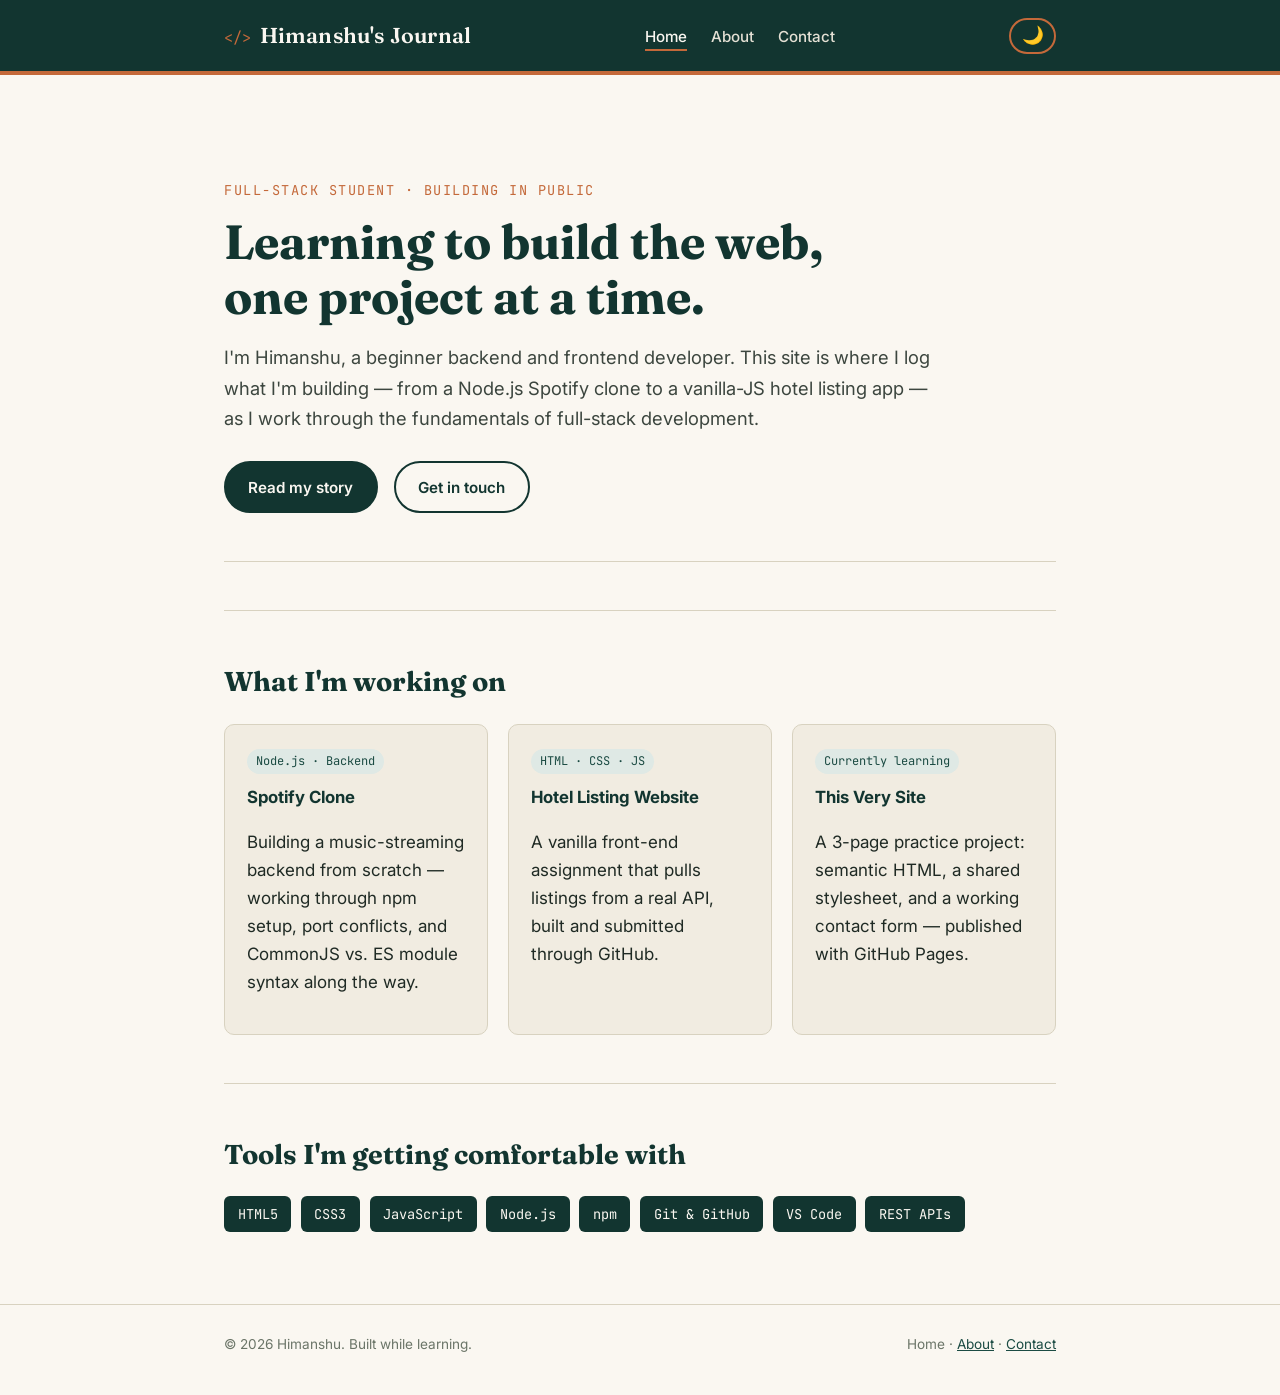
<file: index.html>
<!DOCTYPE html>
<html lang="en">
<head>
  <meta charset="UTF-8">
  <meta name="viewport" content="width=device-width, initial-scale=1.0">
  <meta name="description" content="Himanshu's web development learning journal — a beginner's journey through HTML, CSS, and Node.js.">
  <title>Home · Himanshu's Web Dev Journal</title>
  <link rel="stylesheet" href="styles.css">
  <script src="script.js" defer></script>
</head>
<body>

  <header class="site-header">
    <div class="wrap">
      <a class="brand" href="index.html"><span>&lt;/&gt;</span>Himanshu's Journal</a>
      <nav class="site-nav" aria-label="Main navigation">
        <ul>
          <li><a href="index.html" aria-current="page">Home</a></li>
          <li><a href="about.html">About</a></li>
          <li><a href="contact.html">Contact</a></li>
        </ul>
      </nav>
      <button id="themeButton" class="theme-toggle" type="button" aria-label="Toggle dark mode">🌙</button>
    </div>
  </header>

  <main>
    <div class="wrap">

      <section class="hero">
        <p class="eyebrow">Full-stack student &middot; Building in public</p>
        <h1>Learning to build the web,<br>one project at a time.</h1>
        <p class="lede">
          I'm Himanshu, a beginner backend and frontend developer. This site is where I log
          what I'm building &mdash; from a Node.js Spotify clone to a vanilla-JS hotel listing
          app &mdash; as I work through the fundamentals of full-stack development.
        </p>
        <div class="hero-actions">
          <a class="btn btn-primary" href="about.html">Read my story</a>
          <a class="btn btn-ghost" href="contact.html">Get in touch</a>
        </div>
      </section>

      <section id="projects">
        <h2>What I'm working on</h2>
        <div class="grid">
          <div class="card">
            <span class="tag">Node.js &middot; Backend</span>
            <h3>Spotify Clone</h3>
            <p>Building a music-streaming backend from scratch &mdash; working through
              npm setup, port conflicts, and CommonJS vs. ES module syntax along the way.</p>
          </div>
          <div class="card">
            <span class="tag">HTML &middot; CSS &middot; JS</span>
            <h3>Hotel Listing Website</h3>
            <p>A vanilla front-end assignment that pulls listings from a real API, built
              and submitted through GitHub.</p>
          </div>
          <div class="card">
            <span class="tag">Currently learning</span>
            <h3>This Very Site</h3>
            <p>A 3-page practice project: semantic HTML, a shared stylesheet, and a
              working contact form &mdash; published with GitHub Pages.</p>
          </div>
        </div>
      </section>

      <section id="skills">
        <h2>Tools I'm getting comfortable with</h2>
        <ul class="skills">
          <li>HTML5</li>
          <li>CSS3</li>
          <li>JavaScript</li>
          <li>Node.js</li>
          <li>npm</li>
          <li>Git &amp; GitHub</li>
          <li>VS Code</li>
          <li>REST APIs</li>
        </ul>
      </section>

    </div>
  </main>

  <footer class="site-footer">
    <div class="wrap">
      <span>&copy; 2026 Himanshu. Built while learning.</span>
      <span>Home &middot; <a href="about.html">About</a> &middot; <a href="contact.html">Contact</a></span>
    </div>
  </footer>

</body>
</html>
</file>
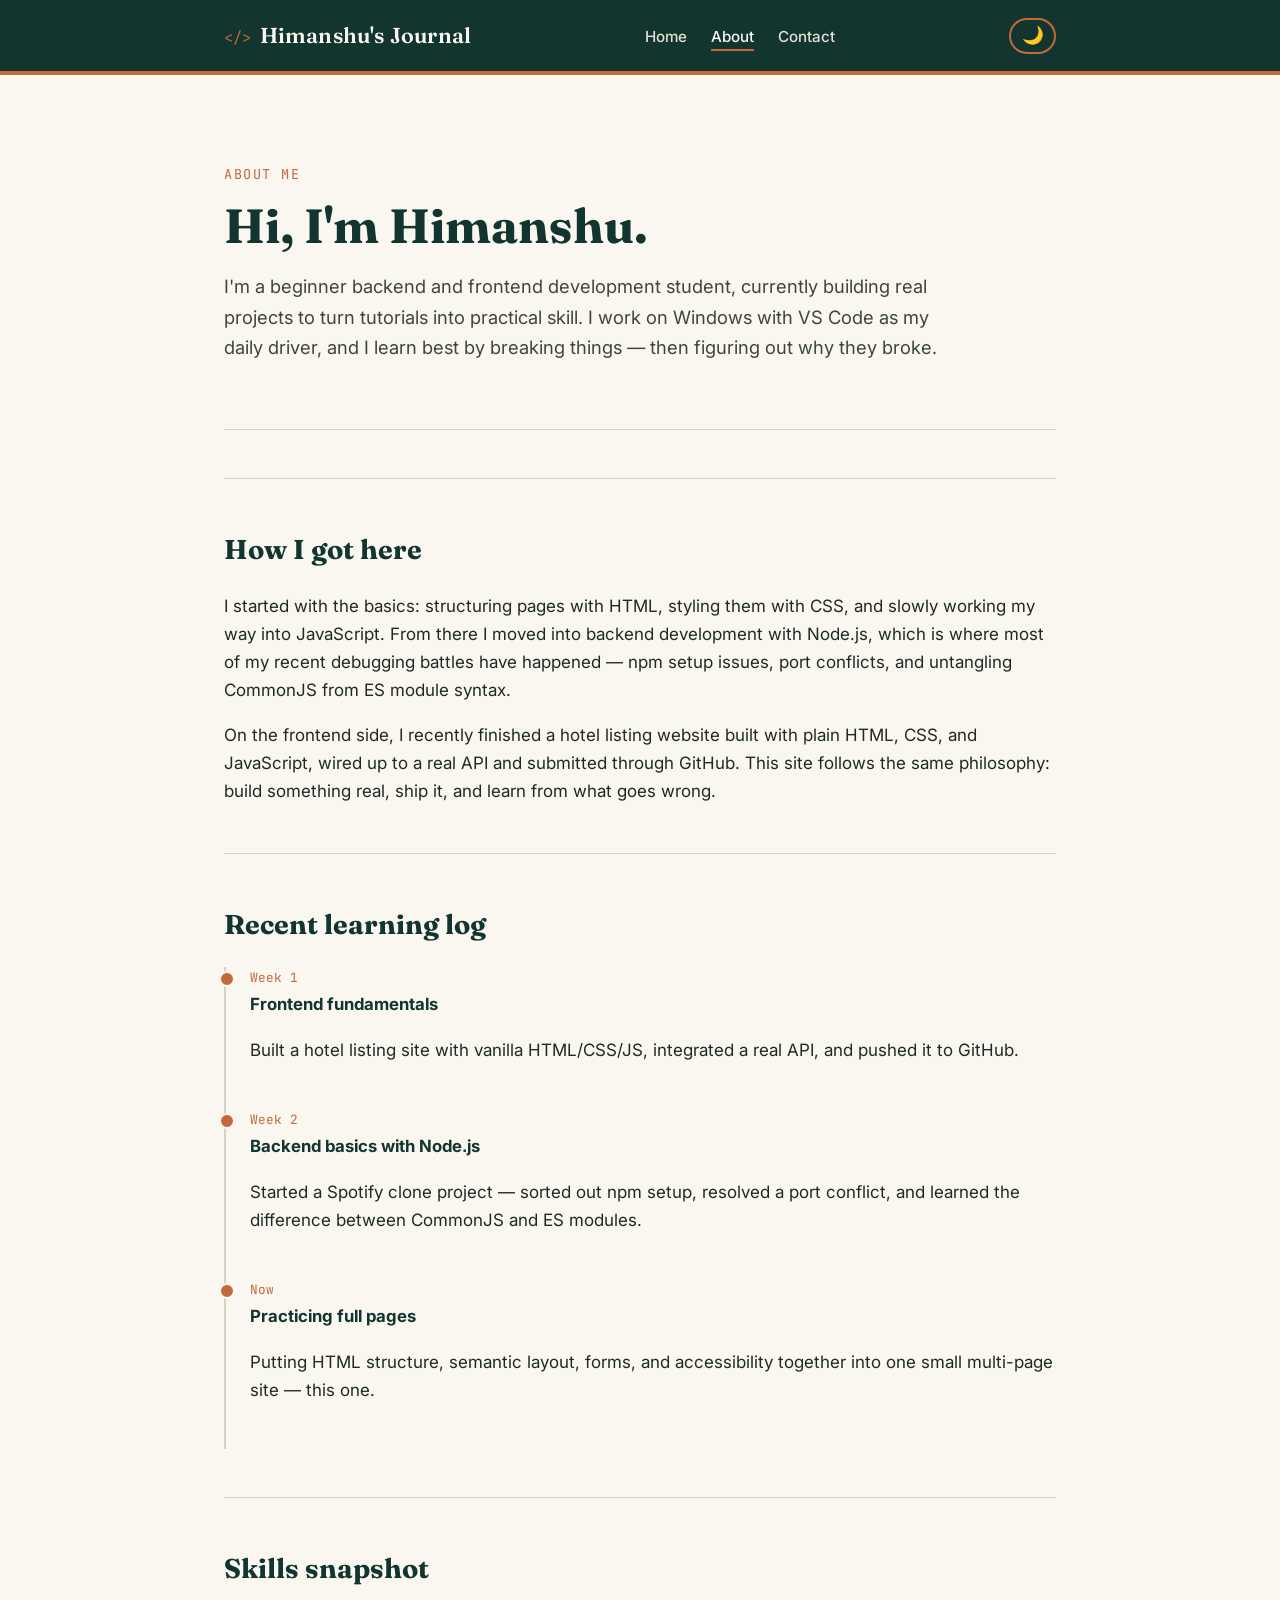
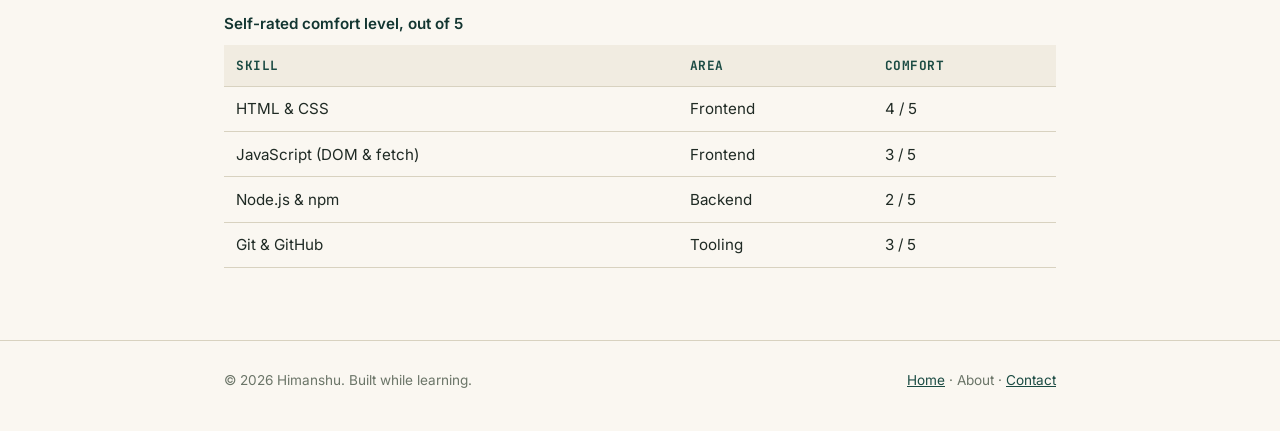
<file: about.html>
<!DOCTYPE html>
<html lang="en">
<head>
  <meta charset="UTF-8">
  <meta name="viewport" content="width=device-width, initial-scale=1.0">
  <meta name="description" content="About Himanshu — a beginner full-stack developer learning HTML, CSS, JavaScript, and Node.js.">
  <title>About · Himanshu's Web Dev Journal</title>
  <link rel="stylesheet" href="styles.css">
  <script src="script.js" defer></script>
</head>
<body>

  <header class="site-header">
    <div class="wrap">
      <a class="brand" href="index.html"><span>&lt;/&gt;</span>Himanshu's Journal</a>
      <nav class="site-nav" aria-label="Main navigation">
        <ul>
          <li><a href="index.html">Home</a></li>
          <li><a href="about.html" aria-current="page">About</a></li>
          <li><a href="contact.html">Contact</a></li>
        </ul>
      </nav>
      <button id="themeButton" class="theme-toggle" type="button" aria-label="Toggle dark mode">🌙</button>
    </div>
  </header>

  <main>
    <div class="wrap">

      <section class="hero" style="padding-top: 2.5rem;">
        <p class="eyebrow">About me</p>
        <h1>Hi, I'm Himanshu.</h1>
        <p class="lede">
          I'm a beginner backend and frontend development student, currently building
          real projects to turn tutorials into practical skill. I work on Windows with
          VS Code as my daily driver, and I learn best by breaking things &mdash; then
          figuring out why they broke.
        </p>
      </section>

      <section id="story">
        <h2>How I got here</h2>
        <p>
          I started with the basics: structuring pages with HTML, styling them with CSS,
          and slowly working my way into JavaScript. From there I moved into backend
          development with Node.js, which is where most of my recent debugging battles
          have happened &mdash; npm setup issues, port conflicts, and untangling
          CommonJS from ES module syntax.
        </p>
        <p>
          On the frontend side, I recently finished a hotel listing website built with
          plain HTML, CSS, and JavaScript, wired up to a real API and submitted through
          GitHub. This site follows the same philosophy: build something real, ship it,
          and learn from what goes wrong.
        </p>
      </section>

      <section id="timeline">
        <h2>Recent learning log</h2>
        <ol class="log">
          <li>
            <span class="date">Week 1</span>
            <h3>Frontend fundamentals</h3>
            <p>Built a hotel listing site with vanilla HTML/CSS/JS, integrated a real API,
              and pushed it to GitHub.</p>
          </li>
          <li>
            <span class="date">Week 2</span>
            <h3>Backend basics with Node.js</h3>
            <p>Started a Spotify clone project &mdash; sorted out npm setup, resolved a
              port conflict, and learned the difference between CommonJS and ES modules.</p>
          </li>
          <li>
            <span class="date">Now</span>
            <h3>Practicing full pages</h3>
            <p>Putting HTML structure, semantic layout, forms, and accessibility together
              into one small multi-page site &mdash; this one.</p>
          </li>
        </ol>
      </section>

      <section id="skills-table">
        <h2>Skills snapshot</h2>
        <table>
          <caption>Self-rated comfort level, out of 5</caption>
          <thead>
            <tr>
              <th scope="col">Skill</th>
              <th scope="col">Area</th>
              <th scope="col">Comfort</th>
            </tr>
          </thead>
          <tbody>
            <tr>
              <td>HTML &amp; CSS</td>
              <td>Frontend</td>
              <td>4 / 5</td>
            </tr>
            <tr>
              <td>JavaScript (DOM &amp; fetch)</td>
              <td>Frontend</td>
              <td>3 / 5</td>
            </tr>
            <tr>
              <td>Node.js &amp; npm</td>
              <td>Backend</td>
              <td>2 / 5</td>
            </tr>
            <tr>
              <td>Git &amp; GitHub</td>
              <td>Tooling</td>
              <td>3 / 5</td>
            </tr>
          </tbody>
        </table>
      </section>

    </div>
  </main>

  <footer class="site-footer">
    <div class="wrap">
      <span>&copy; 2026 Himanshu. Built while learning.</span>
      <span><a href="index.html">Home</a> &middot; About &middot; <a href="contact.html">Contact</a></span>
    </div>
  </footer>

</body>
</html>
</file>
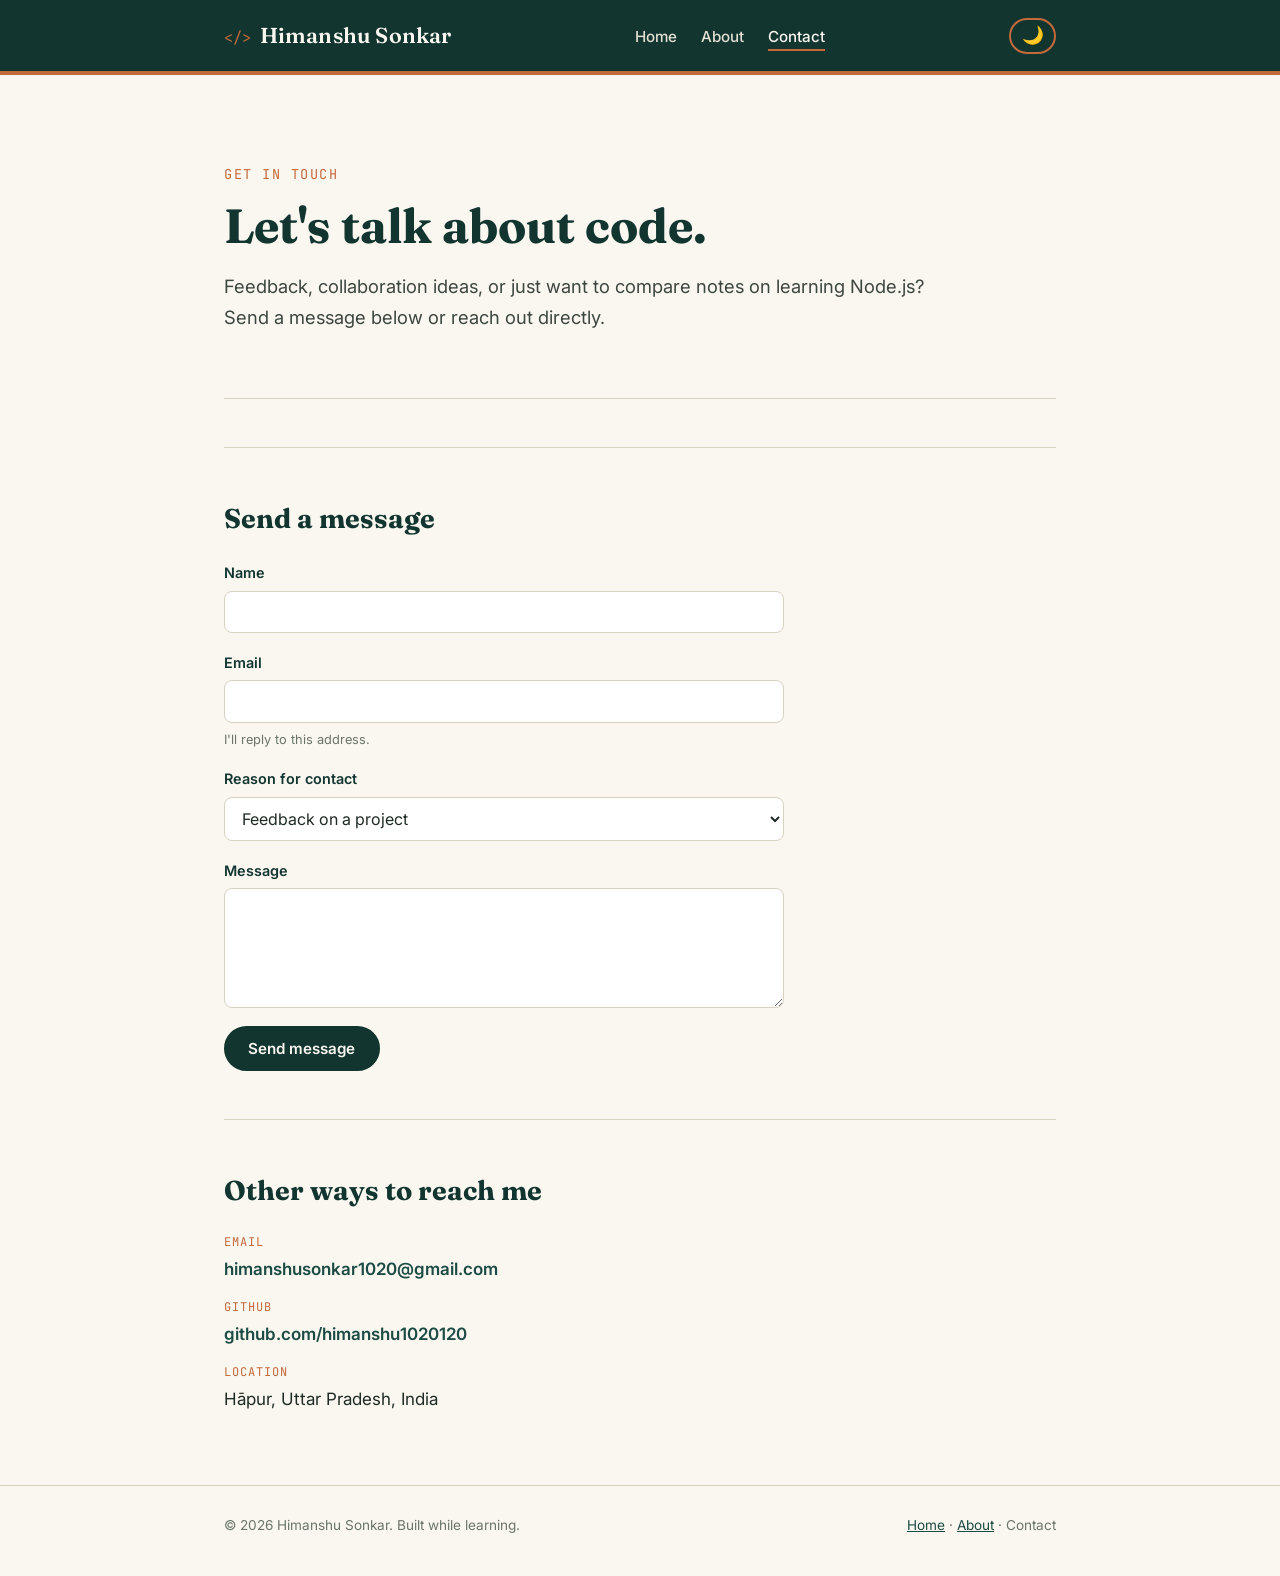
<file: contact.html>
<!DOCTYPE html>
<html lang="en">
<head>
  <meta charset="UTF-8">
  <meta name="viewport" content="width=device-width, initial-scale=1.0">
  <meta name="description" content="Get in touch with Himanshu — student developer, always open to feedback and collaboration.">
  <title>Contact · Himanshu's Web Dev Journal</title>
  <link rel="stylesheet" href="styles.css">
  <script src="script.js" defer></script>
</head>
<body>

  <header class="site-header">
    <div class="wrap">
      <a class="brand" href="index.html"><span>&lt;/&gt;</span>Himanshu  Sonkar</a>
      <nav class="site-nav" aria-label="Main navigation">
        <ul>
          <li><a href="index.html">Home</a></li>
          <li><a href="about.html">About</a></li>
          <li><a href="contact.html" aria-current="page">Contact</a></li>
        </ul>
      </nav>
      <button id="themeButton" class="theme-toggle" type="button" aria-label="Toggle dark mode">🌙</button>
    </div>
  </header>

  <main>
    <div class="wrap">

      <section class="hero" style="padding-top: 2.5rem;">
        <p class="eyebrow">Get in touch</p>
        <h1>Let's talk about code.</h1>
        <p class="lede">
          Feedback, collaboration ideas, or just want to compare notes on learning
          Node.js? Send a message below or reach out directly.
        </p>
      </section>

      <section id="contact-form">
        <h2>Send a message</h2>
        <form id="messageForm" novalidate>
          <div class="field">
            <label for="name">Name</label>
            <input type="text" id="name" name="name" autocomplete="name" required>
          </div>

          <div class="field">
            <label for="email">Email</label>
            <input type="email" id="email" name="email" autocomplete="email" required>
            <span class="hint">I'll reply to this address.</span>
          </div>

          <div class="field">
            <label for="reason">Reason for contact</label>
            <select id="reason" name="reason">
              <option value="feedback">Feedback on a project</option>
              <option value="collab">Collaboration idea</option>
              <option value="question">Just a question</option>
              <option value="other">Something else</option>
            </select>
          </div>

          <div class="field">
            <label for="message">Message</label>
            <textarea id="message" name="message" required></textarea>
          </div>

          <div>
            <button type="submit" class="btn btn-primary">Send message</button>
          </div>

          <p class="form-status" id="formStatus" role="status"></p>
        </form>
      </section>

      <section id="contact-details">
        <h2>Other ways to reach me</h2>
        <ul class="contact-list">
          <li>
            <span class="label">Email</span>
            <a href="mailto:himanshusonkar1020@gmail.co">himanshusonkar1020@gmail.com</a>
          </li>
          <li>
            <span class="label">GitHub</span>
            <a href="https://github.com/" target="_blank" rel="noopener">github.com/himanshu1020120</a>
          </li>
          <li>
            <span class="label">Location</span>
            <span>Hāpur, Uttar Pradesh, India</span>
          </li>
        </ul>
      </section>

    </div>
  </main>

  <footer class="site-footer">
    <div class="wrap">
      <span>&copy; 2026 Himanshu Sonkar. Built while learning.</span>
      <span><a href="index.html">Home</a> &middot; <a href="about.html">About</a> &middot; Contact</span>
    </div>
  </footer>


</body>
</html>
</file>
<file: styles.css>
/* ===================================================
   Himanshu's Web Dev Journal — shared stylesheet
   Palette: paper (#FAF7F1), ink (#1F2A24), pine (#1B4B43),
            clay (#C4693A), mist (#E4E0D4)
   Type: "Fraunces" (display) + "Inter" (body/UI)
=================================================== */

@import url('https://fonts.googleapis.com/css2?family=Fraunces:opsz,wght@9..144,500;9..144,600;9..144,700&family=Inter:wght@400;500;600&family=JetBrains+Mono:wght@400;600&display=swap');

:root {
  --paper: #faf7f1;
  --paper-dim: #f1ece1;
  --ink: #1f2a24;
  --pine: #1b4b43;
  --pine-dark: #123530;
  --clay: #c4693a;
  --mist: #e4e0d4;
  --line: #d8d2c0;

  --font-display: "Fraunces", Georgia, serif;
  --font-body: "Inter", system-ui, -apple-system, sans-serif;
  --font-mono: "JetBrains Mono", ui-monospace, Menlo, monospace;

  --radius: 10px;
  --max-width: 880px;
}

* { box-sizing: border-box; }

html {
  scroll-behavior: smooth;
}

body {
  margin: 0;
  background: var(--paper);
  color: var(--ink);
  font-family: var(--font-body);
  font-size: 17px;
  line-height: 1.65;
  -webkit-font-smoothing: antialiased;
}

img { max-width: 100%; display: block; border-radius: var(--radius); }

a { color: var(--pine); }
a:hover { color: var(--clay); }

:focus-visible {
  outline: 3px solid var(--clay);
  outline-offset: 2px;
}

/* ---------- Layout shells ---------- */
.wrap {
  max-width: var(--max-width);
  margin: 0 auto;
  padding: 0 1.5rem;
}

/* ---------- Site header / nav ---------- */
.site-header {
  background: var(--pine-dark);
  color: var(--paper);
  border-bottom: 4px solid var(--clay);
}

.site-header .wrap {
  display: flex;
  align-items: center;
  justify-content: space-between;
  flex-wrap: wrap;
  gap: 0.75rem;
  padding-top: 1.1rem;
  padding-bottom: 1.1rem;
}

.brand {
  font-family: var(--font-display);
  font-weight: 600;
  font-size: 1.35rem;
  color: var(--paper);
  text-decoration: none;
  letter-spacing: 0.2px;
}

.brand span {
  color: var(--clay);
  font-family: var(--font-mono);
  font-size: 0.95rem;
  font-weight: 400;
  margin-right: 0.5rem;
}

nav.site-nav ul {
  list-style: none;
  display: flex;
  gap: 1.5rem;
  margin: 0;
  padding: 0;
}

nav.site-nav a {
  color: var(--mist);
  text-decoration: none;
  font-weight: 500;
  font-size: 0.95rem;
  padding-bottom: 3px;
  border-bottom: 2px solid transparent;
}

nav.site-nav a:hover,
nav.site-nav a[aria-current="page"] {
  color: var(--paper);
  border-bottom-color: var(--clay);
}

/* ---------- Hero ---------- */
.hero {
  padding: 3.5rem 0 3rem;
  border-bottom: 1px solid var(--line);
}

.eyebrow {
  font-family: var(--font-mono);
  color: var(--clay);
  font-size: 0.85rem;
  text-transform: uppercase;
  letter-spacing: 1.5px;
  margin: 0 0 0.75rem;
}

h1 {
  font-family: var(--font-display);
  font-size: clamp(2.1rem, 4vw, 3rem);
  line-height: 1.15;
  margin: 0 0 1rem;
  color: var(--pine-dark);
}

.hero p.lede {
  font-size: 1.15rem;
  max-width: 60ch;
  color: #3c463f;
}

.hero-actions {
  margin-top: 1.75rem;
  display: flex;
  gap: 1rem;
  flex-wrap: wrap;
}

/* ---------- Buttons ---------- */
.btn {
  display: inline-block;
  font-family: var(--font-body);
  font-weight: 600;
  font-size: 0.95rem;
  text-decoration: none;
  padding: 0.7rem 1.4rem;
  border-radius: 999px;
  border: 2px solid var(--pine-dark);
  transition: transform 0.15s ease;
}

.btn:hover { transform: translateY(-2px); }

.btn-primary {
  background: var(--pine-dark);
  color: var(--paper) !important;
}

.btn-ghost {
  background: transparent;
  color: var(--pine-dark) !important;
}

/* ---------- Sections ---------- */
main {
  padding: 3rem 0 1rem;
}

section + section {
  margin-top: 3rem;
  padding-top: 3rem;
  border-top: 1px solid var(--line);
}

h2 {
  font-family: var(--font-display);
  font-size: 1.7rem;
  color: var(--pine-dark);
  margin: 0 0 1.25rem;
}

h3 {
  font-family: var(--font-body);
  font-size: 1.05rem;
  color: var(--pine-dark);
  margin: 0 0 0.4rem;
}

/* ---------- Cards / grid ---------- */
.grid {
  display: grid;
  gap: 1.25rem;
  grid-template-columns: repeat(auto-fit, minmax(220px, 1fr));
}

.card {
  background: var(--paper-dim);
  border: 1px solid var(--line);
  border-radius: var(--radius);
  padding: 1.25rem 1.4rem;
}

.card .tag {
  display: inline-block;
  font-family: var(--font-mono);
  font-size: 0.75rem;
  color: var(--pine);
  background: #dfe9e5;
  padding: 0.15rem 0.55rem;
  border-radius: 999px;
  margin-bottom: 0.6rem;
}

/* ---------- Timeline (log entries) ---------- */
.log {
  list-style: none;
  margin: 0;
  padding: 0;
  border-left: 2px solid var(--line);
}

.log li {
  position: relative;
  padding: 0 0 1.75rem 1.5rem;
}

.log li::before {
  content: "";
  position: absolute;
  left: -7px;
  top: 4px;
  width: 12px;
  height: 12px;
  background: var(--clay);
  border-radius: 50%;
  border: 2px solid var(--paper);
}

.log .date {
  font-family: var(--font-mono);
  font-size: 0.8rem;
  color: var(--clay);
  display: block;
  margin-bottom: 0.2rem;
}

/* ---------- Skills list ---------- */
.skills {
  list-style: none;
  margin: 0;
  padding: 0;
  display: flex;
  flex-wrap: wrap;
  gap: 0.6rem;
}

.skills li {
  font-family: var(--font-mono);
  font-size: 0.85rem;
  background: var(--pine-dark);
  color: var(--paper);
  padding: 0.4rem 0.85rem;
  border-radius: 6px;
}

/* ---------- Table ---------- */
table {
  width: 100%;
  border-collapse: collapse;
  font-size: 0.95rem;
}

caption {
  text-align: left;
  font-weight: 600;
  color: var(--pine-dark);
  margin-bottom: 0.6rem;
}

th, td {
  text-align: left;
  padding: 0.6rem 0.75rem;
  border-bottom: 1px solid var(--line);
}

th {
  font-family: var(--font-mono);
  font-size: 0.8rem;
  text-transform: uppercase;
  letter-spacing: 0.5px;
  color: var(--pine);
  background: var(--paper-dim);
}

/* ---------- Forms ---------- */
form {
  display: grid;
  gap: 1.1rem;
  max-width: 560px;
}

.field { display: grid; gap: 0.35rem; }

label {
  font-weight: 600;
  font-size: 0.9rem;
  color: var(--pine-dark);
}

input, textarea, select {
  font-family: var(--font-body);
  font-size: 1rem;
  padding: 0.65rem 0.8rem;
  border: 1.5px solid var(--line);
  border-radius: 8px;
  background: #fff;
  color: var(--ink);
}

input:focus, textarea:focus, select:focus {
  border-color: var(--pine);
}

textarea { resize: vertical; min-height: 120px; }

.hint {
  font-size: 0.8rem;
  color: #6b7568;
}

.form-status {
  font-family: var(--font-mono);
  font-size: 0.9rem;
  padding: 0.75rem 1rem;
  border-radius: 8px;
  background: #dfe9e5;
  color: var(--pine-dark);
  display: none;
}

.form-status.visible { display: block; }

/* ---------- Contact list ---------- */
.contact-list {
  list-style: none;
  margin: 0;
  padding: 0;
  display: grid;
  gap: 0.9rem;
}

.contact-list a {
  text-decoration: none;
  font-weight: 600;
}

.contact-list .label {
  font-family: var(--font-mono);
  font-size: 0.75rem;
  color: var(--clay);
  text-transform: uppercase;
  letter-spacing: 1px;
  display: block;
  margin-bottom: 0.15rem;
}

/* ---------- Footer ---------- */
.site-footer {
  border-top: 1px solid var(--line);
  margin-top: 3.5rem;
  padding: 1.75rem 0 2.5rem;
  color: #6b7568;
  font-size: 0.85rem;
}

.site-footer .wrap {
  display: flex;
  justify-content: space-between;
  flex-wrap: wrap;
  gap: 0.5rem;
}

/* ---------- Theme toggle button ---------- */
.theme-toggle {
  background: transparent;
  border: 2px solid var(--clay);
  color: var(--paper);
  font-size: 1.1rem;
  line-height: 1;
  padding: 0.45rem 0.65rem;
  border-radius: 999px;
  cursor: pointer;
  transition: transform 0.15s ease, background 0.15s ease;
}

.theme-toggle:hover {
  background: var(--clay);
  transform: translateY(-2px);
}

/* ---------- Dark mode ---------- */
body.dark {
  --paper: #14201b;
  --paper-dim: #1b2b24;
  --ink: #eae6da;
  --mist: #2a362f;
  --line: #33423a;
}

body.dark .site-header {
  background: #0b1613;
}

body.dark a {
  color: #8fc9bb;
}

body.dark a:hover {
  color: var(--clay);
}

body.dark .card {
  background: var(--paper-dim);
}

body.dark .skills li {
  background: #0b1613;
}

body.dark input,
body.dark textarea,
body.dark select {
  background: #1b2b24;
  color: var(--ink);
  border-color: var(--line);
}

body.dark .form-status {
  background: #24352d;
  color: #eae6da;
}

body.dark .btn-primary {
  background: #8fc9bb;
  color: #0b1613 !important;
  border-color: #8fc9bb;
}

body.dark .btn-ghost {
  color: var(--ink) !important;
  border-color: var(--line);
}

/* ---------- Responsive ---------- */
@media (max-width: 600px) {
  .site-header .wrap { flex-direction: column; align-items: flex-start; }
  nav.site-nav ul { gap: 1rem; flex-wrap: wrap; }
}

/* ---------- Reduced motion ---------- */
@media (prefers-reduced-motion: reduce) {
  html { scroll-behavior: auto; }
  .btn:hover { transform: none; }
}
</file>
